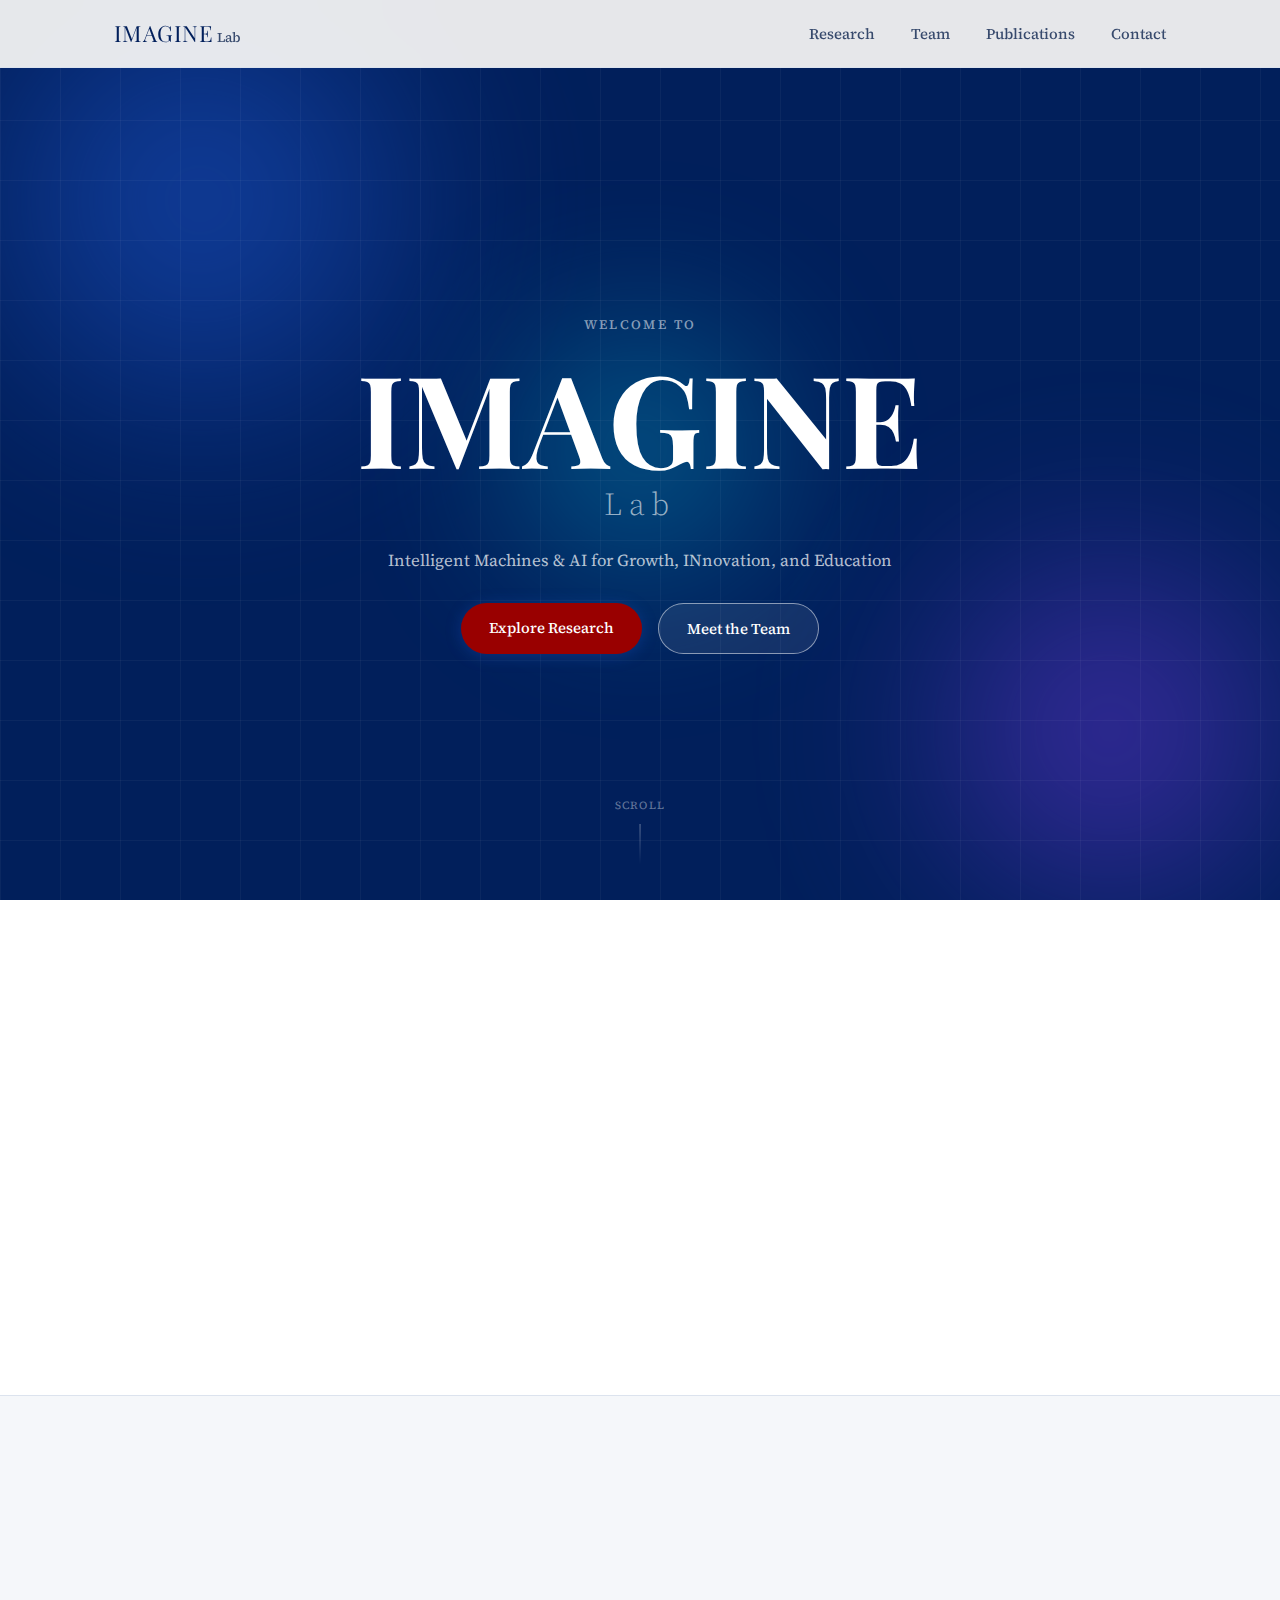
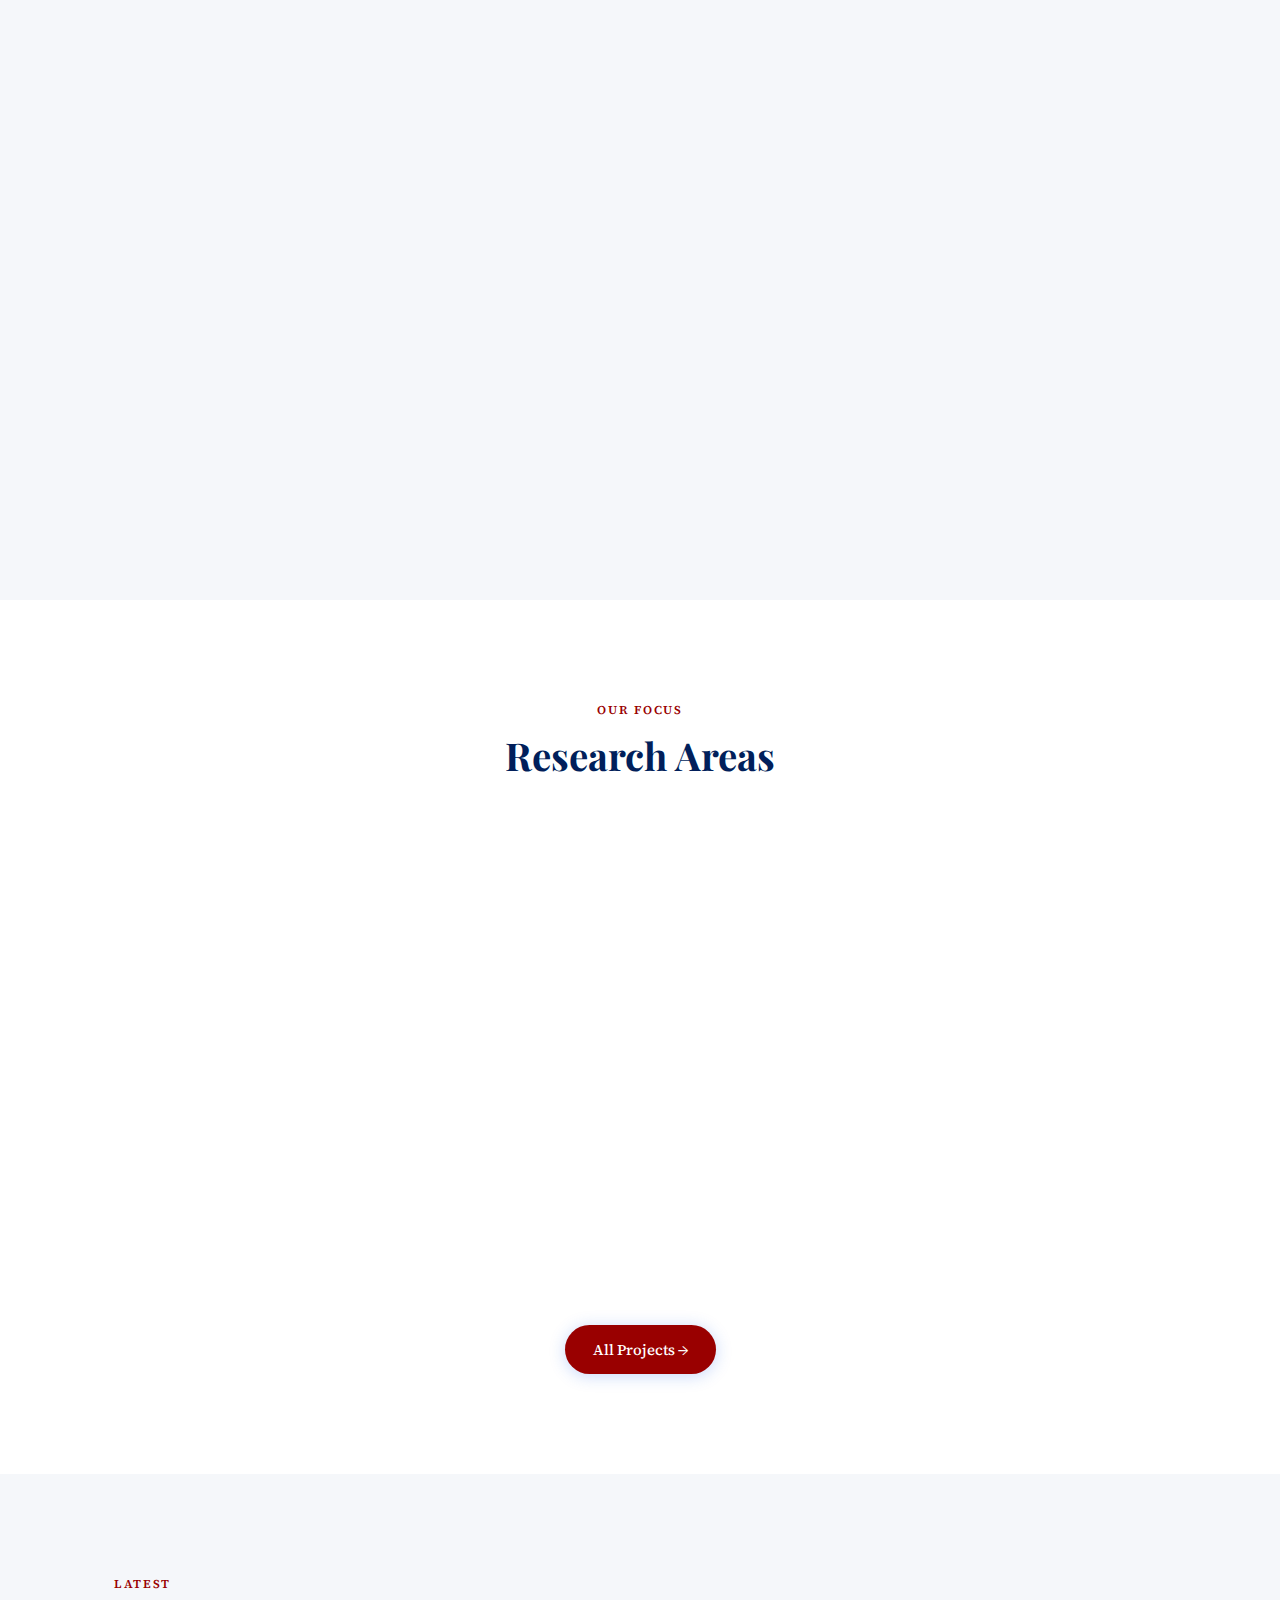
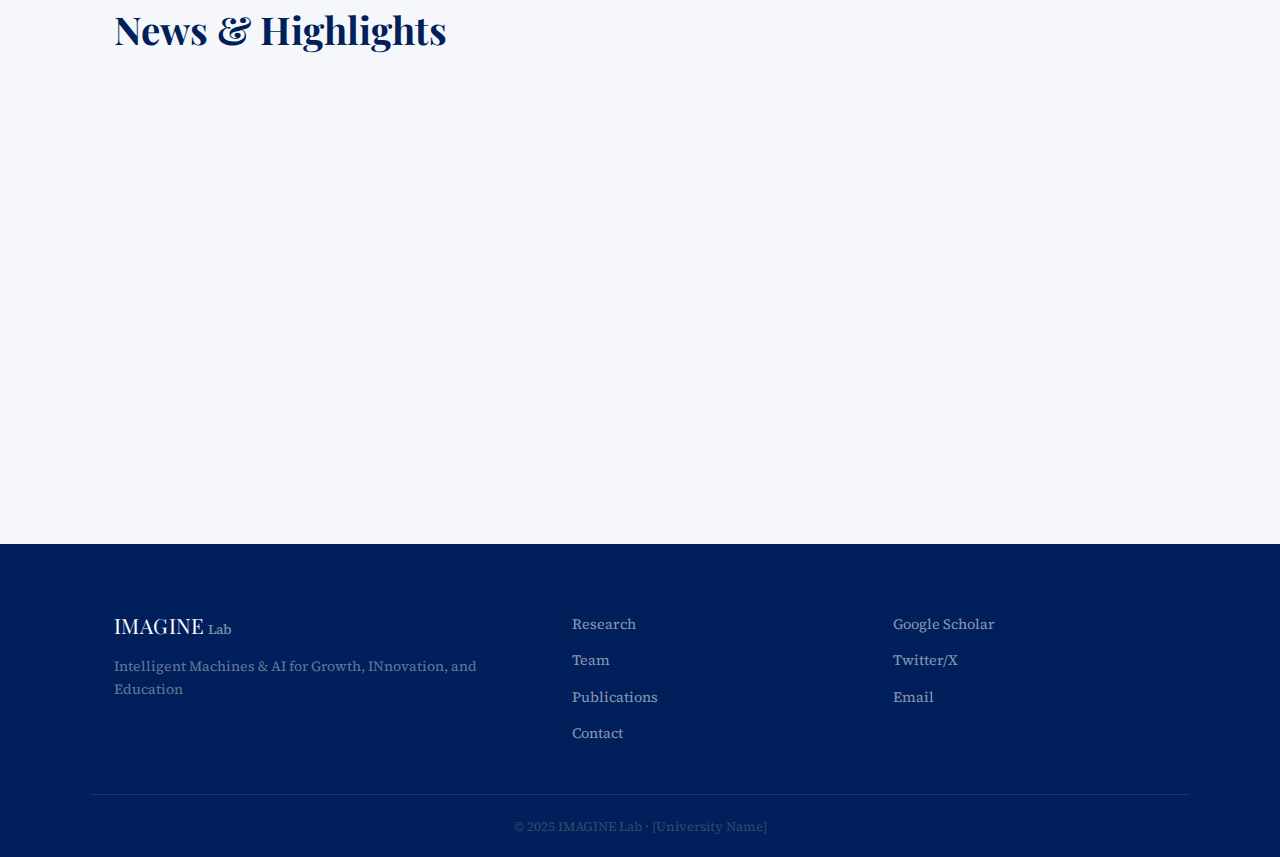
<file: index.html>
<!DOCTYPE html>
<html lang="en">
<head>
  <meta charset="UTF-8" />
  <meta name="viewport" content="width=device-width, initial-scale=1.0"/>
  <title>IMAGINE Lab</title>
  <link rel="stylesheet" href="style.css" />
  <link href="https://fonts.googleapis.com/css2?family=Playfair+Display:ital,wght@0,400;0,600;1,400&family=Source+Serif+4:wght@300;400;600&display=swap" rel="stylesheet"/>
</head>
<body>

  <!-- NAV -->
  <nav id="site-nav">
    <div class="nav-inner">
      <a href="index.html" class="nav-logo">
        <span class="logo-text">IMAGINE</span>
        <span class="logo-sub">Lab</span>
      </a>
      <ul class="nav-links">
        <li><a href="research.html">Research</a></li>
        <li><a href="team.html">Team</a></li>
        <li><a href="publications.html">Publications</a></li>
        <li><a href="contact.html">Contact</a></li>
      </ul>
      <button class="nav-toggle" aria-label="Toggle menu">☰</button>
    </div>
    <div class="mobile-menu" id="mobile-menu">
      <a href="research.html">Research</a>
      <a href="team.html">Team</a>
      <a href="publications.html">Publications</a>
      <a href="contact.html">Contact</a>
    </div>
  </nav>

  <main id="main">

    <!-- HERO -->
    <section class="hero">
      <div class="hero-bg">
        <div class="hero-orb orb1"></div>
        <div class="hero-orb orb2"></div>
        <div class="hero-orb orb3"></div>
        <div class="grid-overlay"></div>
      </div>
      <div class="hero-content">
        <p class="hero-eyebrow">Welcome to</p>
        <h1 class="hero-title">
          <span class="word">IMAGINE</span>
          <span class="hero-title-sub">Lab</span>
        </h1>
        <p class="hero-tagline">
          Intelligent Machines &amp; AI for Growth, INnovation, and Education
        </p>
        <div class="hero-cta">
          <a href="research.html" class="btn btn-primary">Explore Research</a>
          <a href="team.html" class="btn btn-ghost">Meet the Team</a>
        </div>
      </div>
      <div class="hero-scroll-hint">
        <span>Scroll</span>
        <div class="scroll-line"></div>
      </div>
    </section>

    <!-- DIRECTOR CARD -->
    <section class="director-section">
      <div class="container">
        <div class="director-card">
          <div class="director-photo-wrap">
            <div class="director-photo-placeholder">
              <span>Photo</span>
            </div>
          </div>
          <div class="director-info">
            <p class="label">Lab Director</p>
            <h2 class="director-name">Dr. Shiyan Jiang</h2>
            <p class="director-title">
              Director, IMAGINE Lab<br/>
              Associate Professor<br/>
              Graduate School of Education<br/>
              [University of Pennsylvania]
            </p>
            <div class="director-links">
              <a href="#" class="link-pill">CV</a>
              <a href="#" class="link-pill">Google Scholar</a>
              <a href="#" class="link-pill">Email</a>
              <a href="#" class="link-pill">LinkedIn</a>
            </div>
          </div>
        </div>
      </div>
    </section>

    <!-- ABOUT -->
    <section class="about-section" id="about">
      <div class="container two-col">
        <div class="about-text">
          <p class="section-label">About the Lab</p>
          <h2 class="section-title">Reimagining the future through intelligent research</h2>
          <p>
            The <strong>IMAGINE Lab</strong> advances cutting-edge research at the intersection of artificial intelligence, human cognition, and education. We design, develop, and evaluate AI-powered systems that empower learners and educators across diverse contexts.
          </p>
          <p>
            Led by Dr. Shiyan Jiang, our team brings together researchers from computer science, cognitive science, and education to tackle foundational questions: How can machines support human growth? How do we build AI that is equitable, explainable, and effective?
          </p>
          <p>
            We take a human-centered, evidence-based approach — grounding every system we build in real-world needs and rigorous evaluation.
          </p>
        </div>
        <div class="about-image">
          <div class="image-frame">
            <div class="image-placeholder">
              <span>Lab Photo</span>
            </div>
            <div class="frame-deco"></div>
          </div>
        </div>
      </div>
    </section>

    <!-- RESEARCH AREAS -->
    <section class="research-section">
      <div class="container">
        <p class="section-label center">Our Focus</p>
        <h2 class="section-title center">Research Areas</h2>
        <div class="research-grid">
          <div class="research-card">
            <div class="card-icon"></div>
            <h3>Intelligent Tutoring</h3>
            <p>Building adaptive AI systems that personalize learning pathways and provide formative feedback to students in real time.</p>
          </div>
          <div class="research-card">
            <div class="card-icon"></div>
            <h3>Cognitive Modeling</h3>
            <p>Using computational models of cognition to understand and simulate how people acquire knowledge and skills.</p>
          </div>
          <div class="research-card">
            <div class="card-icon"></div>
            <h3>Equitable AI</h3>
            <p>Identifying and mitigating bias in AI systems, ensuring our tools serve learners from all backgrounds equitably.</p>
          </div>
          <div class="research-card">
            <div class="card-icon"></div>
            <h3>Learning Analytics</h3>
            <p>Leveraging large-scale data to surface insights about learning processes and improve educational outcomes.</p>
          </div>
          <div class="research-card">
            <div class="card-icon"></div>
            <h3>Natural Language Processing</h3>
            <p>Applying NLP to assess writing, generate feedback, and facilitate conversational tutoring agents.</p>
          </div>
          <div class="research-card">
            <div class="card-icon"></div>
            <h3>Human-AI Collaboration</h3>
            <p>Studying how teachers and students interact with AI tools to inform design principles for responsible integration.</p>
          </div>
        </div>
        <div class="section-cta center">
          <a href="research.html" class="btn btn-primary">All Projects →</a>
        </div>
      </div>
    </section>

    <!-- NEWS / HIGHLIGHTS -->
    <section class="news-section">
      <div class="container">
        <p class="section-label">Latest</p>
        <h2 class="section-title">News &amp; Highlights</h2>
        <div class="news-list">
          <div class="news-item">
            <span class="news-date">Feb 2025</span>
            <div class="news-content">
              <h4>Paper accepted at CHI 2025</h4>
              <p>Our work on AI-generated feedback for student writing has been accepted at ACM CHI 2025.</p>
            </div>
          </div>
          <div class="news-item">
            <span class="news-date">Jan 2025</span>
            <div class="news-content">
              <h4>NSF Grant Awarded</h4>
              <p>IMAGINE Lab receives $800K NSF grant to study adaptive learning systems for K-12 mathematics.</p>
            </div>
          </div>
          <div class="news-item">
            <span class="news-date">Dec 2024</span>
            <div class="news-content">
              <h4>New PhD students join the lab</h4>
              <p>We welcome three new doctoral researchers to the IMAGINE Lab family for Spring 2025.</p>
            </div>
          </div>
        </div>
      </div>
    </section>

    <!-- SUPPORT -->
    <!-- DIRECTOR SECTION - hidden for now
    <section class="support-section">
      <div class="container">
        <p class="section-label center">Acknowledgements</p>
        <h2 class="section-title center">Our Support</h2>
        <p class="support-text center">
          Our research is made possible through generous support from the following organizations.
        </p>
        <div class="funders-grid">
          <div class="funder-logo-placeholder">NSF</div>
          <div class="funder-logo-placeholder">IES</div>
          <div class="funder-logo-placeholder">Spencer Foundation</div>
          <div class="funder-logo-placeholder">Gates Foundation</div>
          <div class="funder-logo-placeholder">[Funder]</div>
        </div>
      </div>
    </section>
    -->
  </main>

  <!-- FOOTER -->
  <footer id="footer">
    <div class="container footer-inner">
      <div class="footer-brand">
        <span class="logo-text">IMAGINE</span><span class="logo-sub"> Lab</span>
        <p>Intelligent Machines &amp; AI for Growth, INnovation, and Education</p>
      </div>
      <div class="footer-links">
        <a href="research.html">Research</a>
        <a href="team.html">Team</a>
        <a href="publications.html">Publications</a>
        <a href="contact.html">Contact</a>
      </div>
      <div class="footer-social">
        <a href="#">Google Scholar</a>
        <a href="#">Twitter/X</a>
        <a href="#">Email</a>
      </div>
    </div>
    <div class="footer-bottom">
      <p>© 2025 IMAGINE Lab · [University Name]</p>
    </div>
  </footer>

  <script src="script.js"></script>
</body>
</html>
</file>
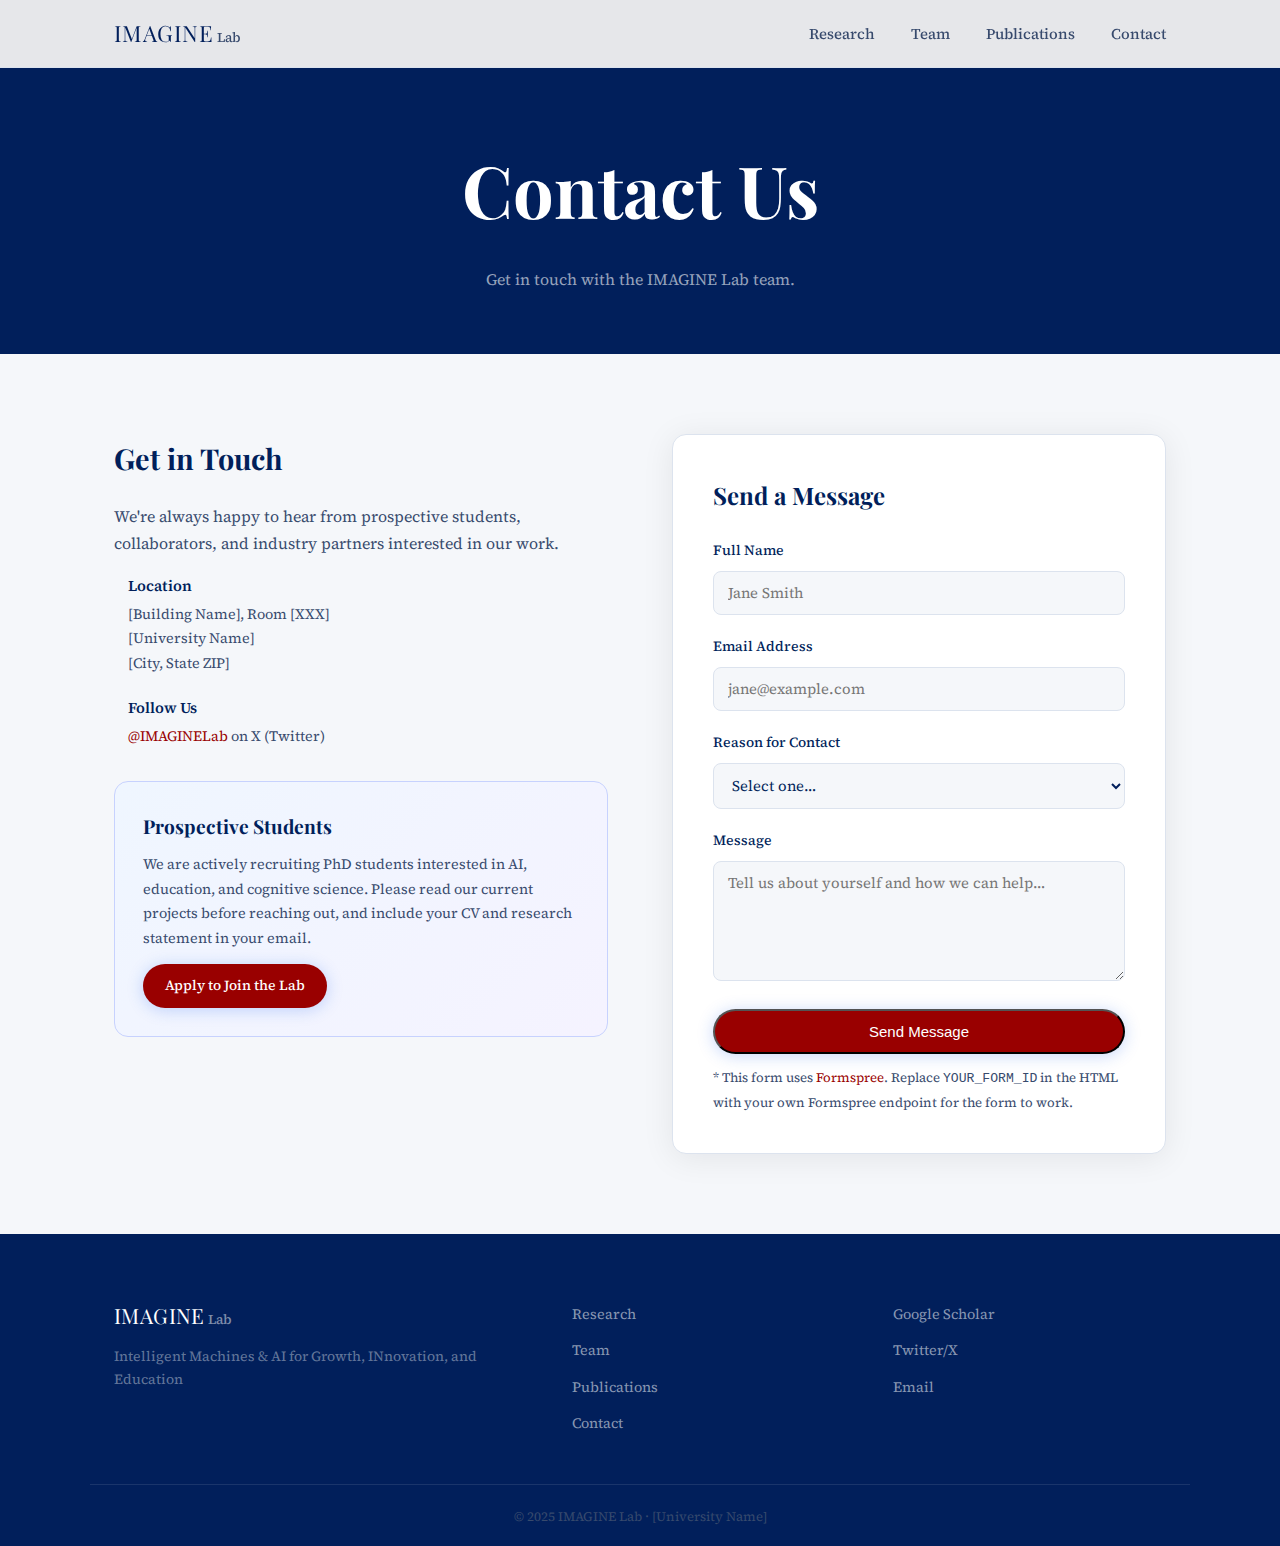
<file: contact.html>
<!DOCTYPE html>
<html lang="en">
<head>
  <meta charset="UTF-8" />
  <meta name="viewport" content="width=device-width, initial-scale=1.0"/>
  <title>Contact — IMAGINE Lab</title>
  <link rel="stylesheet" href="style.css" />
  <link href="https://fonts.googleapis.com/css2?family=Playfair+Display:ital,wght@0,400;0,600;1,400&family=Source+Serif+4:wght@300;400;600&display=swap" rel="stylesheet"/>
  <style>
    
    .page-hero {
      padding: calc(var(--nav-h) + 60px) 0 60px;
      background: var(--ink);
      text-align: center;
    }
    .page-hero h1 {
      font-family: var(--ff-display);
      font-size: clamp(2.5rem, 6vw, 4.5rem);
      color: var(--white);
      margin-bottom: 16px;
    }
    .page-hero p { color: rgba(255,255,255,.6); max-width: 520px; margin: 0 auto; }
    .contact-section { padding: 80px 0; }
    .contact-grid {
      display: grid;
      grid-template-columns: 1fr 1fr;
      gap: 64px;
      align-items: start;
    }
    .contact-info h2 {
      font-family: var(--ff-display);
      font-size: 1.8rem;
      margin-bottom: 20px;
      color: var(--ink);
    }
    .contact-info p { margin-bottom: 16px; }
    .contact-detail {
      display: flex;
      align-items: flex-start;
      gap: 14px;
      margin-bottom: 20px;
    }
    .contact-icon {
      font-size: 1.2rem;
      flex-shrink: 0;
      margin-top: 2px;
    }
    .contact-detail h4 {
      font-weight: 600;
      font-size: .95rem;
      color: var(--ink);
      margin-bottom: 3px;
    }
    .contact-detail p { font-size: .9rem; margin: 0; }
    .join-box {
      background: linear-gradient(135deg, #eff6ff, #f5f3ff);
      border: 1.5px solid #c7d2fe;
      border-radius: var(--radius);
      padding: 28px;
      margin-top: 32px;
    }
    .join-box h3 {
      font-family: var(--ff-display);
      font-size: 1.2rem;
      margin-bottom: 10px;
      color: var(--ink);
    }
    .join-box p { font-size: .9rem; margin-bottom: 14px; }
    .form-card {
      background: var(--white);
      border: 1px solid var(--border);
      border-radius: var(--radius);
      padding: 40px;
      box-shadow: var(--shadow);
    }
    .form-card h2 {
      font-family: var(--ff-display);
      font-size: 1.5rem;
      margin-bottom: 24px;
      color: var(--ink);
    }
    .form-group { margin-bottom: 20px; }
    .form-group label {
      display: block;
      font-size: .88rem;
      font-weight: 500;
      color: var(--ink);
      margin-bottom: 8px;
    }
    .form-group input,
    .form-group textarea,
    .form-group select {
      width: 100%;
      padding: 11px 14px;
      border: 1.5px solid var(--border);
      border-radius: 8px;
      font-family: var(--ff-body);
      font-size: .93rem;
      background: var(--cream);
      color: var(--ink);
      transition: border-color .2s;
      outline: none;
    }
    .form-group input:focus,
    .form-group textarea:focus,
    .form-group select:focus {
      border-color: var(--accent);
    }
    .form-group textarea { min-height: 120px; resize: vertical; }
    .form-note {
      font-size: .82rem;
      color: var(--ink-light);
      margin-top: 12px;
    }
    @media (max-width: 768px) {
      .contact-grid { grid-template-columns: 1fr; gap: 40px; }
    }
  </style>
</head>
<body>

  <nav id="site-nav">
    <div class="nav-inner">
      <a href="index.html" class="nav-logo">
        <span class="logo-text">IMAGINE</span><span class="logo-sub"> Lab</span>
      </a>
      <ul class="nav-links">
        <li><a href="research.html">Research</a></li>
        <li><a href="team.html">Team</a></li>
        <li><a href="publications.html">Publications</a></li>
        <li><a href="contact.html">Contact</a></li>
      </ul>
      <button class="nav-toggle" aria-label="Toggle menu">☰</button>
    </div>
    <div class="mobile-menu" id="mobile-menu">
      <a href="research.html">Research</a>
      <a href="team.html">Team</a>
      <a href="publications.html">Publications</a>
      <a href="contact.html">Contact</a>
    </div>
  </nav>

  <div class="page-hero">
    <div class="container">
      <h1>Contact Us</h1>
      <p>Get in touch with the IMAGINE Lab team.</p>
    </div>
  </div>

  <section class="contact-section">
    <div class="container contact-grid">

      <div class="contact-info">
        <h2>Get in Touch</h2>
        <p>We're always happy to hear from prospective students, collaborators, and industry partners interested in our work.</p>
        <!-- email hidden for now
        <div class="contact-detail">
          <div class="contact-icon">✉️</div>
          <div>
            <h4>Email</h4>
            <p><a href="mailto:imagine-lab@university.edu" style="color:var(--accent)">imagine-lab@university.edu</a></p>
          </div>
        </div>
          -->
        <div class="contact-detail">
          <div class="contact-icon"></div>
          <div>
            <h4>Location</h4>
            <p>[Building Name], Room [XXX]<br/>[University Name]<br/>[City, State ZIP]</p>
          </div>
        </div>

        <div class="contact-detail">
          <div class="contact-icon"></div>
          <div>
            <h4>Follow Us</h4>
            <p><a href="#" style="color:var(--accent)">@IMAGINELab</a> on X (Twitter)</p>
          </div>
        </div>

        <div class="join-box">
          <h3>Prospective Students</h3>
          <p>We are actively recruiting PhD students interested in AI, education, and cognitive science. Please read our current projects before reaching out, and include your CV and research statement in your email.</p>
          <a href="mailto:imagine-lab@university.edu?subject=Prospective PhD Student" class="btn btn-primary" style="font-size:14px;padding:10px 22px;">Apply to Join the Lab</a>
        </div>
      </div>

      <div class="form-card">
        <h2>Send a Message</h2>
        <form action="https://formspree.io/f/YOUR_FORM_ID" method="POST">
          <div class="form-group">
            <label for="name">Full Name</label>
            <input type="text" id="name" name="name" placeholder="Jane Smith" required />
          </div>
          <div class="form-group">
            <label for="email">Email Address</label>
            <input type="email" id="email" name="email" placeholder="jane@example.com" required />
          </div>
          <div class="form-group">
            <label for="reason">Reason for Contact</label>
            <select id="reason" name="reason">
              <option value="">Select one…</option>
              <option value="prospective-student">Prospective Student</option>
              <option value="collaboration">Research Collaboration</option>
              <option value="media">Media / Press</option>
              <option value="other">Other</option>
            </select>
          </div>
          <div class="form-group">
            <label for="message">Message</label>
            <textarea id="message" name="message" placeholder="Tell us about yourself and how we can help…" required></textarea>
          </div>
          <button type="submit" class="btn btn-primary" style="width:100%;text-align:center;">Send Message</button>
          <p class="form-note">
            * This form uses <a href="https://formspree.io" target="_blank" style="color:var(--accent)">Formspree</a>. Replace <code>YOUR_FORM_ID</code> in the HTML with your own Formspree endpoint for the form to work.
          </p>
        </form>
      </div>

    </div>
  </section>

  <footer id="footer">
    <div class="container footer-inner">
      <div class="footer-brand">
        <span class="logo-text">IMAGINE</span><span class="logo-sub"> Lab</span>
        <p>Intelligent Machines &amp; AI for Growth, INnovation, and Education</p>
      </div>
      <div class="footer-links">
        <a href="research.html">Research</a>
        <a href="team.html">Team</a>
        <a href="publications.html">Publications</a>
        <a href="contact.html">Contact</a>
      </div>
      <div class="footer-social">
        <a href="#">Google Scholar</a>
        <a href="#">Twitter/X</a>
        <a href="#">Email</a>
      </div>
    </div>
    <div class="footer-bottom">
      <p>© 2025 IMAGINE Lab · [University Name]</p>
    </div>
  </footer>

  <script src="script.js"></script>
</body>
</html>
</file>
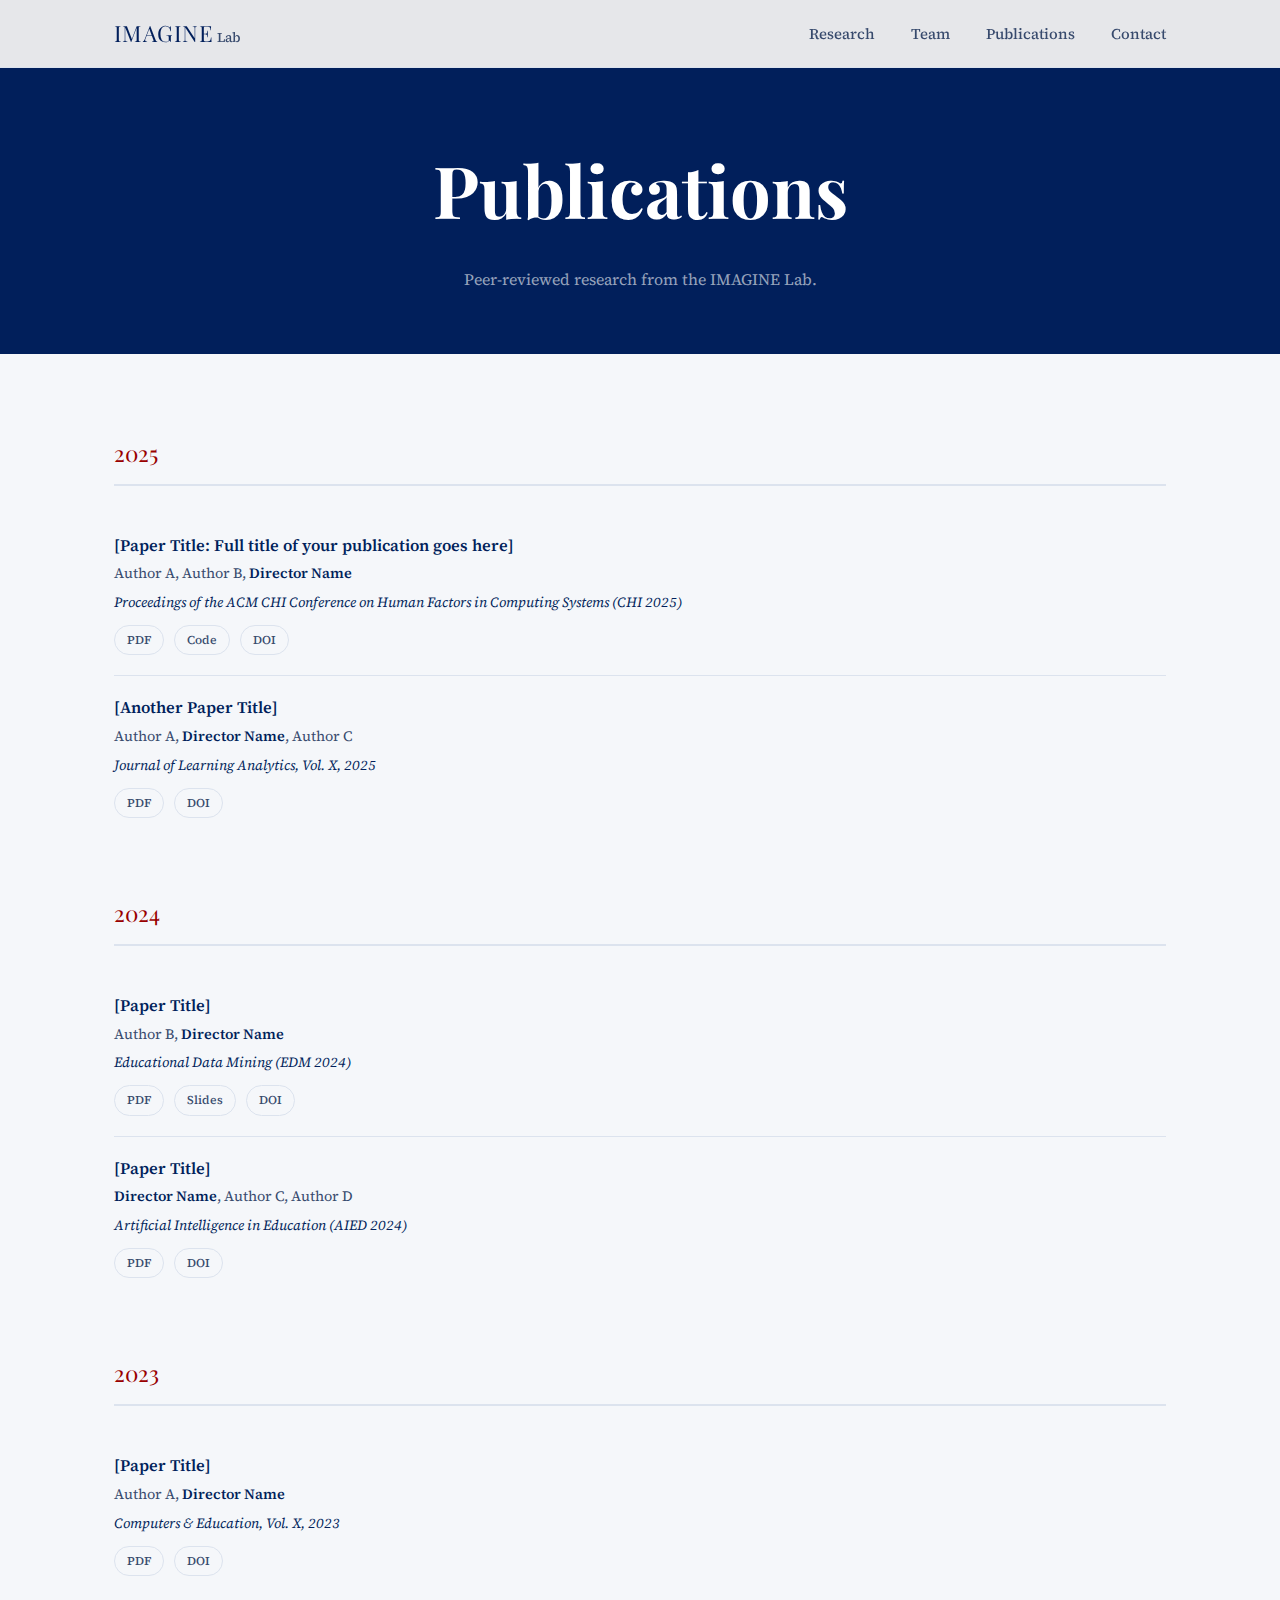
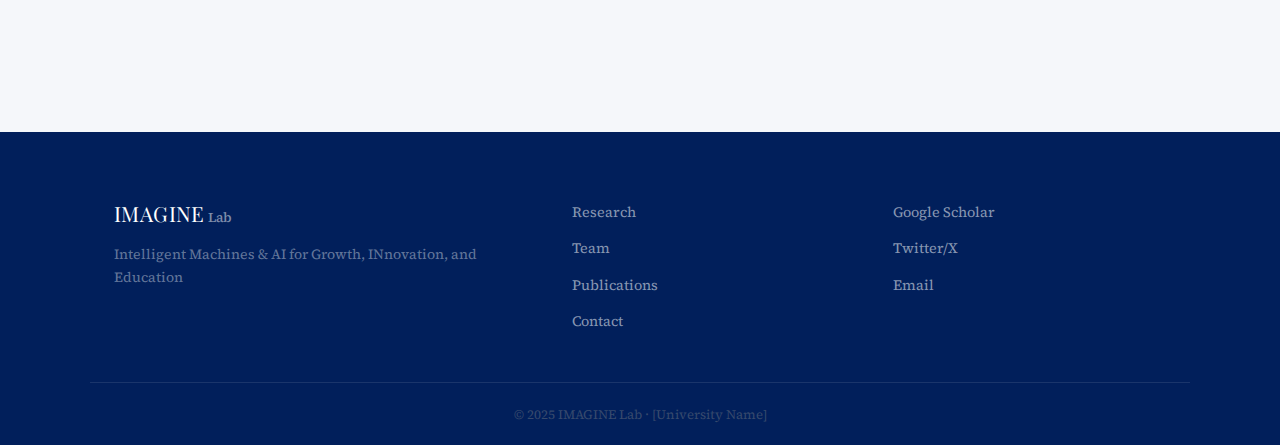
<file: publications.html>
<!DOCTYPE html>
<html lang="en">
<head>
  <meta charset="UTF-8" />
  <meta name="viewport" content="width=device-width, initial-scale=1.0"/>
  <title>Publications — IMAGINE Lab</title>
  <link rel="stylesheet" href="style.css" />
  <link href="https://fonts.googleapis.com/css2?family=Playfair+Display:ital,wght@0,400;0,600;1,400&family=Source+Serif+4:wght@300;400;600&display=swap" rel="stylesheet"/>
  <style>
    .page-hero {
      padding: calc(var(--nav-h) + 60px) 0 60px;
      background: var(--ink);
      text-align: center;
    }
    .page-hero h1 {
      font-family: var(--ff-display);
      font-size: clamp(2.5rem, 6vw, 4.5rem);
      color: var(--white);
      margin-bottom: 16px;
    }
    .page-hero p { color: rgba(255,255,255,.6); max-width: 520px; margin: 0 auto; }
    .pubs-section { padding: 80px 0; }
    .year-group { margin-bottom: 56px; }
    .year-label {
      font-family: var(--ff-display);
      font-size: 1.4rem;
      color: var(--accent);
      border-bottom: 2px solid var(--border);
      padding-bottom: 12px;
      margin-bottom: 28px;
    }
    .pub-item {
      padding: 20px 0;
      border-bottom: 1px solid var(--border);
    }
    .pub-item:last-child { border-bottom: none; }
    .pub-title {
      font-weight: 600;
      color: var(--ink);
      margin-bottom: 5px;
      font-size: 1.02rem;
      line-height: 1.4;
    }
    .pub-authors {
      font-size: .9rem;
      color: var(--ink-light);
      margin-bottom: 5px;
    }
    .pub-venue {
      font-size: .88rem;
      color: var(--accent2);
      font-style: italic;
      margin-bottom: 10px;
    }
    .pub-links { display: flex; gap: 10px; flex-wrap: wrap; }
    .pub-link {
      display: inline-block;
      padding: 4px 12px;
      border-radius: 50px;
      border: 1.5px solid var(--border);
      font-size: 12px;
      font-weight: 500;
      color: var(--ink-light);
      transition: all .2s;
    }
    .pub-link:hover {
      border-color: var(--accent);
      color: var(--accent);
    }
  </style>
</head>
<body>

  <nav id="site-nav">
    <div class="nav-inner">
      <a href="index.html" class="nav-logo">
        <span class="logo-text">IMAGINE</span><span class="logo-sub"> Lab</span>
      </a>
      <ul class="nav-links">
        <li><a href="research.html">Research</a></li>
        <li><a href="team.html">Team</a></li>
        <li><a href="publications.html">Publications</a></li>
        <li><a href="contact.html">Contact</a></li>
      </ul>
      <button class="nav-toggle" aria-label="Toggle menu">☰</button>
    </div>
    <div class="mobile-menu" id="mobile-menu">
      <a href="research.html">Research</a>
      <a href="team.html">Team</a>
      <a href="publications.html">Publications</a>
      <a href="contact.html">Contact</a>
    </div>
  </nav>

  <div class="page-hero">
    <div class="container">
      <h1>Publications</h1>
      <p>Peer-reviewed research from the IMAGINE Lab.</p>
    </div>
  </div>

  <section class="pubs-section">
    <div class="container">

      <div class="year-group">
        <div class="year-label">2025</div>

        <div class="pub-item">
          <div class="pub-title">[Paper Title: Full title of your publication goes here]</div>
          <div class="pub-authors">Author A, Author B, <strong>Director Name</strong></div>
          <div class="pub-venue">Proceedings of the ACM CHI Conference on Human Factors in Computing Systems (CHI 2025)</div>
          <div class="pub-links">
            <a href="#" class="pub-link">PDF</a>
            <a href="#" class="pub-link">Code</a>
            <a href="#" class="pub-link">DOI</a>
          </div>
        </div>

        <div class="pub-item">
          <div class="pub-title">[Another Paper Title]</div>
          <div class="pub-authors">Author A, <strong>Director Name</strong>, Author C</div>
          <div class="pub-venue">Journal of Learning Analytics, Vol. X, 2025</div>
          <div class="pub-links">
            <a href="#" class="pub-link">PDF</a>
            <a href="#" class="pub-link">DOI</a>
          </div>
        </div>
      </div>

      <div class="year-group">
        <div class="year-label">2024</div>

        <div class="pub-item">
          <div class="pub-title">[Paper Title]</div>
          <div class="pub-authors">Author B, <strong>Director Name</strong></div>
          <div class="pub-venue">Educational Data Mining (EDM 2024)</div>
          <div class="pub-links">
            <a href="#" class="pub-link">PDF</a>
            <a href="#" class="pub-link">Slides</a>
            <a href="#" class="pub-link">DOI</a>
          </div>
        </div>

        <div class="pub-item">
          <div class="pub-title">[Paper Title]</div>
          <div class="pub-authors"><strong>Director Name</strong>, Author C, Author D</div>
          <div class="pub-venue">Artificial Intelligence in Education (AIED 2024)</div>
          <div class="pub-links">
            <a href="#" class="pub-link">PDF</a>
            <a href="#" class="pub-link">DOI</a>
          </div>
        </div>
      </div>

      <div class="year-group">
        <div class="year-label">2023</div>

        <div class="pub-item">
          <div class="pub-title">[Paper Title]</div>
          <div class="pub-authors">Author A, <strong>Director Name</strong></div>
          <div class="pub-venue">Computers &amp; Education, Vol. X, 2023</div>
          <div class="pub-links">
            <a href="#" class="pub-link">PDF</a>
            <a href="#" class="pub-link">DOI</a>
          </div>
        </div>
      </div>

    </div>
  </section>

  <footer id="footer">
    <div class="container footer-inner">
      <div class="footer-brand">
        <span class="logo-text">IMAGINE</span><span class="logo-sub"> Lab</span>
        <p>Intelligent Machines &amp; AI for Growth, INnovation, and Education</p>
      </div>
      <div class="footer-links">
        <a href="research.html">Research</a>
        <a href="team.html">Team</a>
        <a href="publications.html">Publications</a>
        <a href="contact.html">Contact</a>
      </div>
      <div class="footer-social">
        <a href="#">Google Scholar</a>
        <a href="#">Twitter/X</a>
        <a href="#">Email</a>
      </div>
    </div>
    <div class="footer-bottom">
      <p>© 2025 IMAGINE Lab · [University Name]</p>
    </div>
  </footer>

  <script src="script.js"></script>
</body>
</html>
</file>
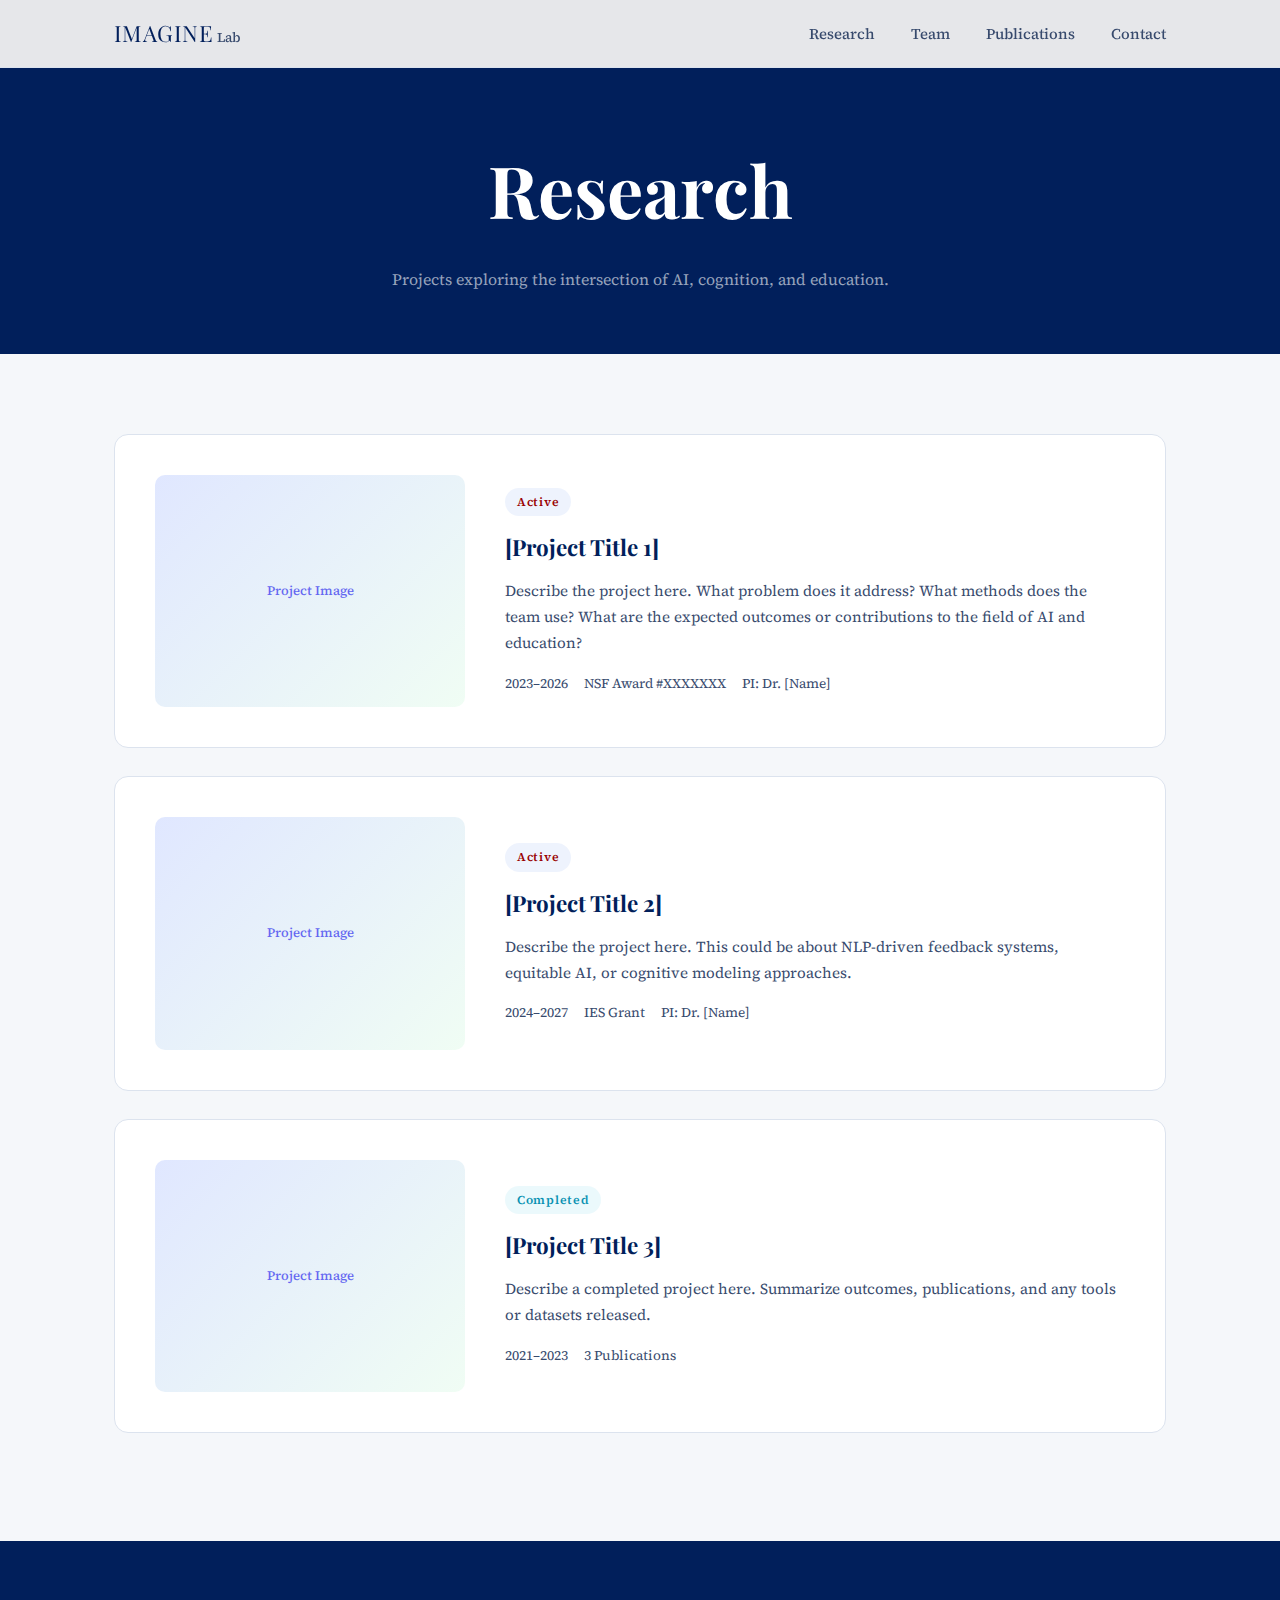
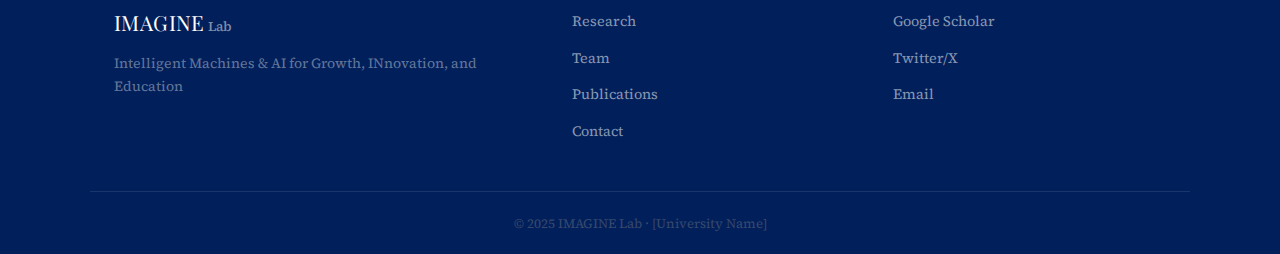
<file: research.html>
<!DOCTYPE html>
<html lang="en">
<head>
  <meta charset="UTF-8" />
  <meta name="viewport" content="width=device-width, initial-scale=1.0"/>
  <title>Research — IMAGINE Lab</title>
  <link rel="stylesheet" href="style.css" />
  <link href="https://fonts.googleapis.com/css2?family=Playfair+Display:ital,wght@0,400;0,600;1,400&family=Source+Serif+4:wght@300;400;600&display=swap" rel="stylesheet"/>
  <style>
    .page-hero {
      padding: calc(var(--nav-h) + 60px) 0 60px;
      background: var(--ink);
      text-align: center;
    }
    .page-hero h1 {
      font-family: var(--ff-display);
      font-size: clamp(2.5rem, 6vw, 4.5rem);
      color: var(--white);
      margin-bottom: 16px;
    }
    .page-hero p { color: rgba(255,255,255,.6); max-width: 520px; margin: 0 auto; }
    .projects-section { padding: 80px 0; }
    .project-card {
      display: grid;
      grid-template-columns: 1fr 2fr;
      gap: 40px;
      align-items: center;
      background: var(--white);
      border: 1px solid var(--border);
      border-radius: var(--radius);
      padding: 40px;
      margin-bottom: 28px;
      transition: all .25s;
    }
    .project-card:hover {
      transform: translateY(-3px);
      box-shadow: var(--shadow);
    }
    .project-image {
      aspect-ratio: 4/3;
      border-radius: 10px;
      background: linear-gradient(135deg, #e0e7ff, #f0fdf4);
      display: flex;
      align-items: center;
      justify-content: center;
      font-size: 13px;
      color: #6366f1;
      font-weight: 500;
    }
    .project-tag {
      display: inline-block;
      padding: 4px 12px;
      border-radius: 50px;
      background: rgba(37,99,235,.08);
      color: var(--accent);
      font-size: 12px;
      font-weight: 600;
      letter-spacing: .06em;
      margin-bottom: 12px;
    }
    .project-title {
      font-family: var(--ff-display);
      font-size: 1.4rem;
      margin-bottom: 12px;
      color: var(--ink);
    }
    .project-desc { font-size: .95rem; margin-bottom: 16px; }
    .project-meta {
      font-size: .85rem;
      color: var(--ink-light);
      display: flex;
      gap: 16px;
      flex-wrap: wrap;
    }
    .project-meta span { display: flex; align-items: center; gap: 5px; }
    @media (max-width: 640px) {
      .project-card { grid-template-columns: 1fr; }
    }
  </style>
</head>
<body>

  <nav id="site-nav">
    <div class="nav-inner">
      <a href="index.html" class="nav-logo">
        <span class="logo-text">IMAGINE</span><span class="logo-sub"> Lab</span>
      </a>
      <ul class="nav-links">
        <li><a href="research.html">Research</a></li>
        <li><a href="team.html">Team</a></li>
        <li><a href="publications.html">Publications</a></li>
        <li><a href="contact.html">Contact</a></li>
      </ul>
      <button class="nav-toggle" aria-label="Toggle menu">☰</button>
    </div>
    <div class="mobile-menu" id="mobile-menu">
      <a href="research.html">Research</a>
      <a href="team.html">Team</a>
      <a href="publications.html">Publications</a>
      <a href="contact.html">Contact</a>
    </div>
  </nav>

  <div class="page-hero">
    <div class="container">
      <h1>Research</h1>
      <p>Projects exploring the intersection of AI, cognition, and education.</p>
    </div>
  </div>

  <section class="projects-section">
    <div class="container">

      <div class="project-card">
        <div class="project-image">Project Image</div>
        <div class="project-body">
          <span class="project-tag">Active</span>
          <h2 class="project-title">[Project Title 1]</h2>
          <p class="project-desc">
            Describe the project here. What problem does it address? What methods does the team use? What are the expected outcomes or contributions to the field of AI and education?
          </p>
          <div class="project-meta">
            <span>2023–2026</span>
            <span>NSF Award #XXXXXXX</span>
            <span>PI: Dr. [Name]</span>
          </div>
        </div>
      </div>

      <div class="project-card">
        <div class="project-image">Project Image</div>
        <div class="project-body">
          <span class="project-tag">Active</span>
          <h2 class="project-title">[Project Title 2]</h2>
          <p class="project-desc">
            Describe the project here. This could be about NLP-driven feedback systems, equitable AI, or cognitive modeling approaches.
          </p>
          <div class="project-meta">
            <span>2024–2027</span>
            <span>IES Grant</span>
            <span>PI: Dr. [Name]</span>
          </div>
        </div>
      </div>

      <div class="project-card">
        <div class="project-image">Project Image</div>
        <div class="project-body">
          <span class="project-tag" style="background:rgba(6,182,212,.08);color:#0891b2;">Completed</span>
          <h2 class="project-title">[Project Title 3]</h2>
          <p class="project-desc">
            Describe a completed project here. Summarize outcomes, publications, and any tools or datasets released.
          </p>
          <div class="project-meta">
            <span>2021–2023</span>
            <span>3 Publications</span>
          </div>
        </div>
      </div>

    </div>
  </section>

  <footer id="footer">
    <div class="container footer-inner">
      <div class="footer-brand">
        <span class="logo-text">IMAGINE</span><span class="logo-sub"> Lab</span>
        <p>Intelligent Machines &amp; AI for Growth, INnovation, and Education</p>
      </div>
      <div class="footer-links">
        <a href="research.html">Research</a>
        <a href="team.html">Team</a>
        <a href="publications.html">Publications</a>
        <a href="contact.html">Contact</a>
      </div>
      <div class="footer-social">
        <a href="#">Google Scholar</a>
        <a href="#">Twitter/X</a>
        <a href="#">Email</a>
      </div>
    </div>
    <div class="footer-bottom">
      <p>© 2025 IMAGINE Lab · [University Name]</p>
    </div>
  </footer>

  <script src="script.js"></script>
</body>
</html>
</file>
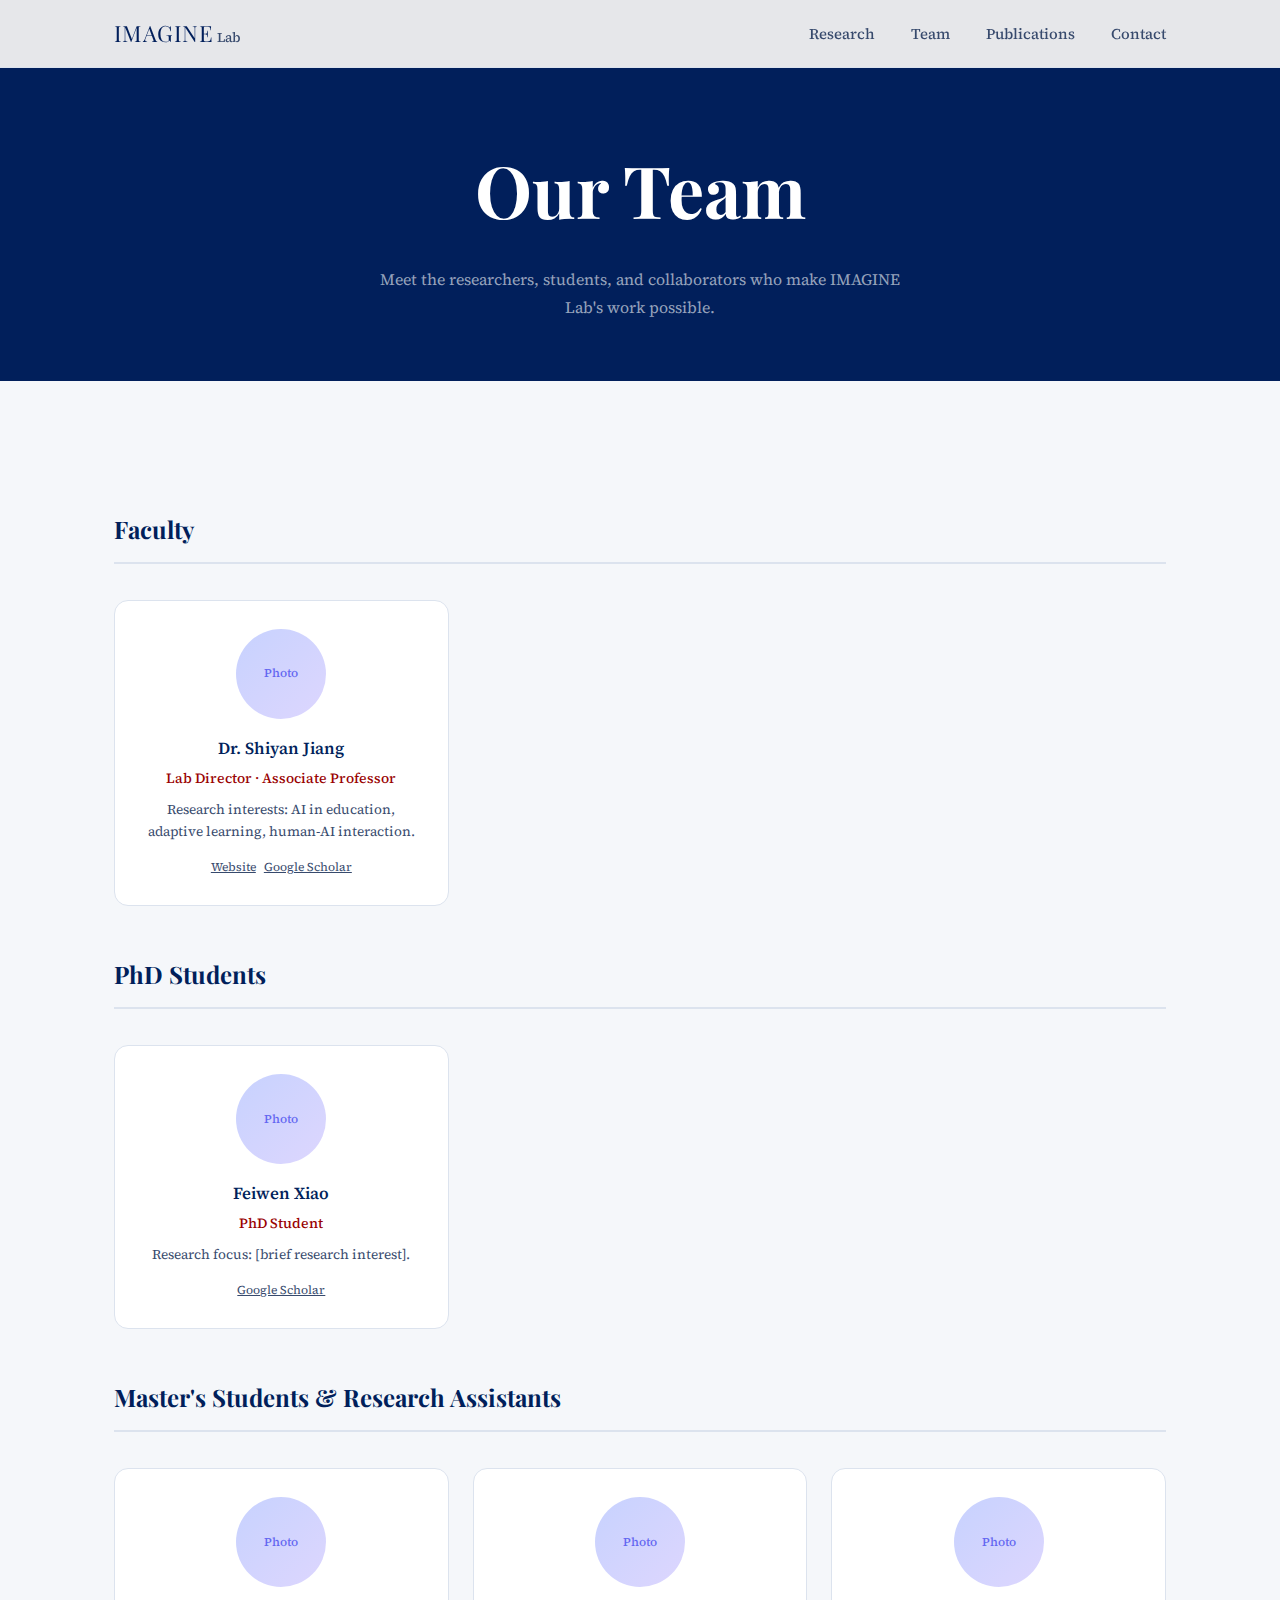
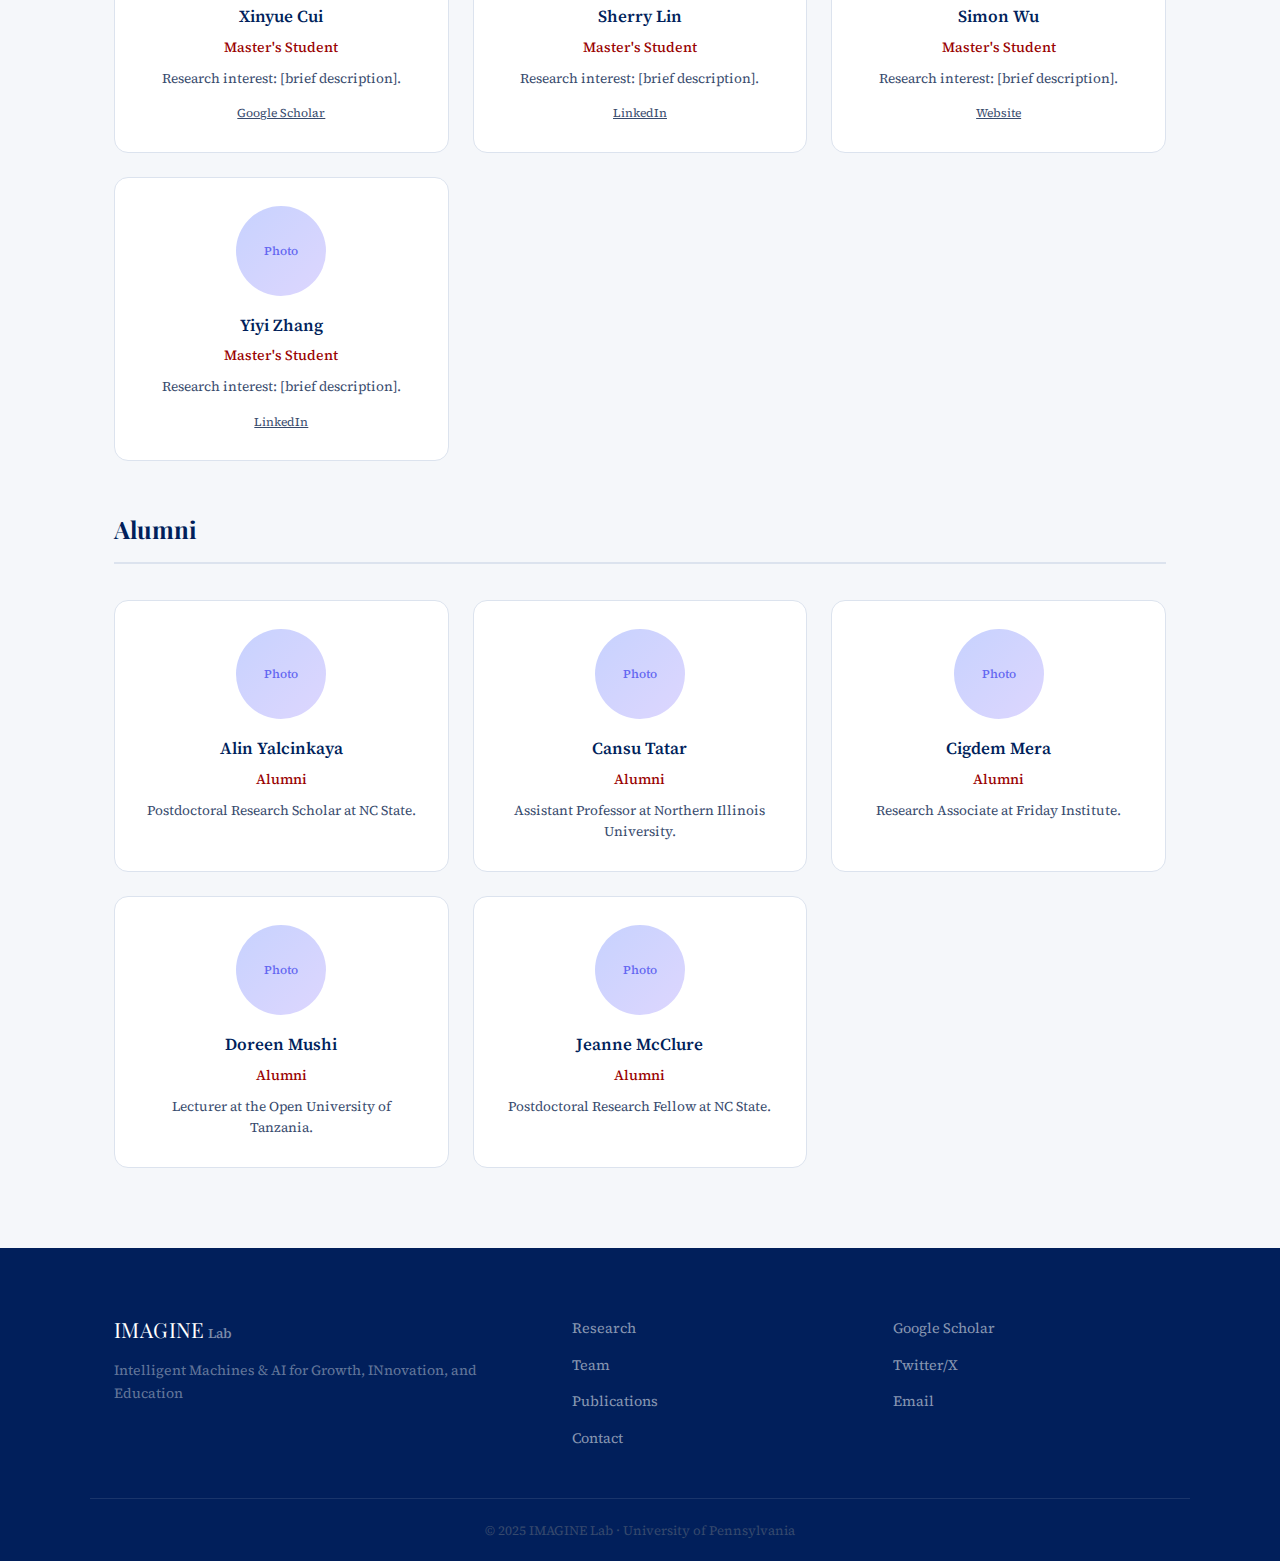
<file: team.html>
<!DOCTYPE html>
<html lang="en">
<head>
  <meta charset="UTF-8" />
  <meta name="viewport" content="width=device-width, initial-scale=1.0"/>
  <title>Team — IMAGINE Lab</title>
  <link rel="stylesheet" href="style.css" />
  <link href="https://fonts.googleapis.com/css2?family=Playfair+Display:ital,wght@0,400;0,600;1,400&family=Source+Serif+4:wght@300;400;600&display=swap" rel="stylesheet"/>
  <style>
    .page-hero {
      padding: calc(var(--nav-h) + 60px) 0 60px;
      background: var(--ink);
      text-align: center;
    }
    .page-hero h1 {
      font-family: var(--ff-display);
      font-size: clamp(2.5rem, 6vw, 4.5rem);
      color: var(--white);
      margin-bottom: 16px;
    }
    .page-hero p {
      color: rgba(255,255,255,.6);
      max-width: 520px;
      margin: 0 auto;
    }
    .team-section { padding: 80px 0; }
    .team-group-title {
      font-family: var(--ff-display);
      font-size: 1.5rem;
      color: var(--ink);
      border-bottom: 2px solid var(--border);
      padding-bottom: 12px;
      margin-bottom: 36px;
      margin-top: 48px;
    }
    .team-grid {
      display: grid;
      grid-template-columns: repeat(3, 1fr);
      gap: 24px;
    }
    .team-card {
      background: var(--white);
      border: 1px solid var(--border);
      border-radius: var(--radius);
      padding: 28px 24px;
      text-align: center;
      transition: all .25s;
    }
    .team-card:hover {
      transform: translateY(-4px);
      box-shadow: var(--shadow);
    }
    .member-photo {
      width: 90px; height: 90px;
      border-radius: 50%;
      background: linear-gradient(135deg, #c7d2fe, #ddd6fe);
      display: flex;
      align-items: center;
      justify-content: center;
      margin: 0 auto 16px;
      color: #6366f1;
      font-size: 12px;
      font-weight: 500;
    }
    .member-name {
      font-weight: 600;
      font-size: 1.05rem;
      color: var(--ink);
      margin-bottom: 4px;
    }
    .member-role {
      font-size: .88rem;
      color: var(--accent);
      font-weight: 500;
      margin-bottom: 8px;
    }
    .member-bio {
      font-size: .85rem;
      color: var(--ink-light);
      line-height: 1.6;
    }
    .member-links {
      margin-top: 14px;
      display: flex;
      gap: 8px;
      justify-content: center;
      flex-wrap: wrap;
    }
    .member-links a {
      font-size: 12px;
      color: var(--ink-light);
      text-decoration: underline;
      transition: color .2s;
    }
    .member-links a:hover { color: var(--accent); }
    @media (max-width: 768px) {
      .team-grid { grid-template-columns: repeat(2, 1fr); }
    }
    @media (max-width: 480px) {
      .team-grid { grid-template-columns: 1fr; }
    }
  </style>
</head>
<body>

  <nav id="site-nav">
    <div class="nav-inner">
      <a href="index.html" class="nav-logo">
        <span class="logo-text">IMAGINE</span><span class="logo-sub"> Lab</span>
      </a>
      <ul class="nav-links">
        <li><a href="research.html">Research</a></li>
        <li><a href="team.html">Team</a></li>
        <li><a href="publications.html">Publications</a></li>
        <li><a href="contact.html">Contact</a></li>
      </ul>
      <button class="nav-toggle" aria-label="Toggle menu">☰</button>
    </div>
    <div class="mobile-menu" id="mobile-menu">
      <a href="research.html">Research</a>
      <a href="team.html">Team</a>
      <a href="publications.html">Publications</a>
      <a href="contact.html">Contact</a>
    </div>
  </nav>

  <div class="page-hero">
    <div class="container">
      <h1>Our Team</h1>
      <p>Meet the researchers, students, and collaborators who make IMAGINE Lab's work possible.</p>
    </div>
  </div>

  <section class="team-section">
    <div class="container">

      <!-- FACULTY -->
      <h2 class="team-group-title">Faculty</h2>
      <div class="team-grid">
        <div class="team-card">
          <div class="member-photo">Photo</div>
          <div class="member-name">Dr. Shiyan Jiang</div>
          <div class="member-role">Lab Director · Associate Professor</div>
          <p class="member-bio">Research interests: AI in education, adaptive learning, human-AI interaction.</p>
          <div class="member-links">
            <a href="https://www.gse.upenn.edu/faculty/shiyan-jiang" target="_blank">Website</a>
            <a href="https://scholar.google.com/citations?user=uAwAgmcAAAAJ&hl=en" target="_blank">Google Scholar</a>
          </div>
        </div>
      </div>

      <!-- PhD STUDENTS -->
      <h2 class="team-group-title">PhD Students</h2>
      <div class="team-grid">
        <div class="team-card">
          <div class="member-photo">Photo</div>
          <div class="member-name">Feiwen Xiao</div>
          <div class="member-role">PhD Student</div>
          <p class="member-bio">Research focus: [brief research interest].</p>
          <div class="member-links">
            <a href="https://scholar.google.com/citations?user=lo0K_msAAAAJ&hl=en" target="_blank">Google Scholar</a>
          </div>
        </div>
      </div>

      <!-- MASTER'S STUDENTS & RAs -->
      <h2 class="team-group-title">Master's Students &amp; Research Assistants</h2>
      <div class="team-grid">
        <div class="team-card">
          <div class="member-photo">Photo</div>
          <div class="member-name">Xinyue Cui</div>
          <div class="member-role">Master's Student</div>
          <p class="member-bio">Research interest: [brief description].</p>
          <div class="member-links">
            <a href="https://scholar.google.com/citations?user=EomPzPoAAAAJ&hl=zh-CN" target="_blank">Google Scholar</a>
          </div>
        </div>
        <div class="team-card">
          <div class="member-photo">Photo</div>
          <div class="member-name">Sherry Lin</div>
          <div class="member-role">Master's Student</div>
          <p class="member-bio">Research interest: [brief description].</p>
          <div class="member-links">
            <a href="https://www.linkedin.com/in/sherry-lin-99a460329/" target="_blank">LinkedIn</a>
          </div>
        </div>
        <div class="team-card">
          <div class="member-photo">Photo</div>
          <div class="member-name">Simon Wu</div>
          <div class="member-role">Master's Student</div>
          <p class="member-bio">Research interest: [brief description].</p>
          <div class="member-links">
            <a href="#">Website</a>
          </div>
        </div>
        <div class="team-card">
          <div class="member-photo">Photo</div>
          <div class="member-name">Yiyi Zhang</div>
          <div class="member-role">Master's Student</div>
          <p class="member-bio">Research interest: [brief description].</p>
          <div class="member-links">
            <a href="https://www.linkedin.com/in/tianyiyizhang/" target="_blank">LinkedIn</a>
          </div>
        </div>
      </div>

      <!-- ALUMNI -->
      <h2 class="team-group-title">Alumni</h2>
      <div class="team-grid">
        <div class="team-card">
          <div class="member-photo">Photo</div>
          <div class="member-name">Alin Yalcinkaya</div>
          <div class="member-role">Alumni</div>
          <p class="member-bio">Postdoctoral Research Scholar at NC State.</p>
        </div>
        <div class="team-card">
          <div class="member-photo">Photo</div>
          <div class="member-name">Cansu Tatar</div>
          <div class="member-role">Alumni</div>
          <p class="member-bio">Assistant Professor at Northern Illinois University.</p>
        </div>
        <div class="team-card">
          <div class="member-photo">Photo</div>
          <div class="member-name">Cigdem Mera</div>
          <div class="member-role">Alumni</div>
          <p class="member-bio">Research Associate at Friday Institute.</p>
        </div>
        <div class="team-card">
          <div class="member-photo">Photo</div>
          <div class="member-name">Doreen Mushi</div>
          <div class="member-role">Alumni</div>
          <p class="member-bio">Lecturer at the Open University of Tanzania.</p>
        </div>
        <div class="team-card">
          <div class="member-photo">Photo</div>
          <div class="member-name">Jeanne McClure</div>
          <div class="member-role">Alumni</div>
          <p class="member-bio">Postdoctoral Research Fellow at NC State.</p>
        </div>
      </div>

    </div>
  </section>

  <footer id="footer">
    <div class="container footer-inner">
      <div class="footer-brand">
        <span class="logo-text">IMAGINE</span><span class="logo-sub"> Lab</span>
        <p>Intelligent Machines &amp; AI for Growth, INnovation, and Education</p>
      </div>
      <div class="footer-links">
        <a href="research.html">Research</a>
        <a href="team.html">Team</a>
        <a href="publications.html">Publications</a>
        <a href="contact.html">Contact</a>
      </div>
      <div class="footer-social">
        <a href="#">Google Scholar</a>
        <a href="#">Twitter/X</a>
        <a href="#">Email</a>
      </div>
    </div>
    <div class="footer-bottom">
      <p>© 2025 IMAGINE Lab · University of Pennsylvania</p>
    </div>
  </footer>

  <script src="script.js"></script>
</body>
</html>
</file>
<file: style.css>
/* =====================
   IMAGINE Lab — style.css
   ===================== */

/* --- Reset & Variables --- */
*, *::before, *::after { box-sizing: border-box; margin: 0; padding: 0; }

:root {
  --ink:       #011F5B;   /* Penn Navy (dark text) */
  --ink-light: #374a6d;   /* lighter navy for body text */
  --cream:     #f5f7fa;   /* light cool-white background */
  --white:     #ffffff;
  --accent:    #990000;   /* Penn Red (buttons, links, highlights) */
  --accent2:   #011F5B;   /* Penn Navy (secondary accent) */
  --accent3:   #c0392b;   /* lighter red for variety */
  --border:    #dce3ee;   /* cool-toned border */

  --ff-display: 'Playfair Display', Georgia, serif;
--ff-body:    'Source Serif 4', Georgia, serif;

  --nav-h: 68px;
  --max-w: 1100px;
  --radius: 14px;
  --shadow: 0 4px 32px rgba(15,17,23,.08);
}

html { scroll-behavior: smooth; }
body {
  font-family: var(--ff-body);
  background: var(--cream);
  color: var(--ink);
  line-height: 1.7;
  font-size: 16px;
}

a { color: inherit; text-decoration: none; }
img { display: block; max-width: 100%; }
p { color: var(--ink-light); }
strong { color: var(--ink); font-weight: 600; }

/* --- Utilities --- */
.container {
  max-width: var(--max-w);
  margin: 0 auto;
  padding: 0 24px;
}
.two-col {
  display: grid;
  grid-template-columns: 1fr 1fr;
  gap: 64px;
  align-items: center;
}
.center { text-align: center; }
.label, .section-label {
  font-size: 12px;
  font-weight: 600;
  letter-spacing: .14em;
  text-transform: uppercase;
  color: var(--accent);
  margin-bottom: 12px;
}
.section-title {
  font-family: var(--ff-display);
  font-size: clamp(1.8rem, 3vw, 2.6rem);
  line-height: 1.2;
  margin-bottom: 24px;
  color: var(--ink);
}
.btn {
  display: inline-block;
  padding: 12px 28px;
  border-radius: 50px;
  font-weight: 500;
  font-size: 15px;
  transition: all .2s;
  cursor: pointer;
}
.btn-primary {
  background: var(--accent);
  color: var(--white);
  box-shadow: 0 2px 16px rgba(37,99,235,.25);
}
.btn-primary:hover {
  background: #1d4ed8;
  transform: translateY(-2px);
  box-shadow: 0 6px 24px rgba(37,99,235,.35);
}
.btn-ghost {
  border: 1.5px solid rgba(255,255,255,.5);
  color: var(--white);
  background: rgba(255,255,255,.08);
}
.btn-ghost:hover {
  background: rgba(255,255,255,.18);
  transform: translateY(-2px);
}

/* ========================
   NAV
   ======================== */
#site-nav {
  position: fixed;
  top: 0; left: 0; right: 0;
  z-index: 100;
  background: rgba(250,249,246,.92);
  backdrop-filter: blur(12px);
  border-bottom: 1px solid var(--border);
  height: var(--nav-h);
}
.nav-inner {
  max-width: var(--max-w);
  margin: 0 auto;
  padding: 0 24px;
  height: 100%;
  display: flex;
  align-items: center;
  justify-content: space-between;
}
.nav-logo {
  display: flex;
  align-items: baseline;
  gap: 4px;
}
.logo-text {
  font-family: var(--ff-display);
  font-size: 1.4rem;
  color: var(--ink);
  letter-spacing: .02em;
}
.logo-sub {
  font-size: .85rem;
  font-weight: 500;
  color: var(--ink-light);
}
.nav-links {
  display: flex;
  list-style: none;
  gap: 36px;
}
.nav-links a {
  font-size: 15px;
  font-weight: 500;
  color: var(--ink-light);
  transition: color .2s;
  position: relative;
}
.nav-links a::after {
  content: '';
  position: absolute;
  bottom: -2px; left: 0; right: 0;
  height: 2px;
  background: var(--accent);
  transform: scaleX(0);
  transform-origin: left;
  transition: transform .25s;
}
.nav-links a:hover { color: var(--ink); }
.nav-links a:hover::after { transform: scaleX(1); }
.nav-toggle {
  display: none;
  background: none;
  border: none;
  font-size: 1.4rem;
  cursor: pointer;
  color: var(--ink);
}
.mobile-menu {
  display: none;
  flex-direction: column;
  gap: 0;
  background: var(--cream);
  border-top: 1px solid var(--border);
  padding: 8px 0 16px;
}
.mobile-menu a {
  padding: 12px 24px;
  font-weight: 500;
  color: var(--ink-light);
}
.mobile-menu.open { display: flex; }

/* ========================
   HERO
   ======================== */
.hero {
  position: relative;
  min-height: 100vh;
  display: flex;
  align-items: center;
  justify-content: center;
  overflow: hidden;
  background: var(--ink);
  padding-top: var(--nav-h);
}
.hero-bg {
  position: absolute;
  inset: 0;
  overflow: hidden;
}
.hero-orb {
  position: absolute;
  border-radius: 50%;
  filter: blur(80px);
  opacity: .55;
}
.orb1 {
  width: 600px; height: 600px;
  background: radial-gradient(circle, #2563eb 0%, transparent 70%);
  top: -100px; left: -100px;
  animation: drift1 12s ease-in-out infinite alternate;
}
.orb2 {
  width: 500px; height: 500px;
  background: radial-gradient(circle, #7c3aed 0%, transparent 70%);
  bottom: -80px; right: -80px;
  animation: drift2 15s ease-in-out infinite alternate;
}
.orb3 {
  width: 350px; height: 350px;
  background: radial-gradient(circle, #06b6d4 0%, transparent 70%);
  top: 50%; left: 50%;
  transform: translate(-50%,-50%);
  animation: drift3 10s ease-in-out infinite alternate;
}
@keyframes drift1 { to { transform: translate(60px, 80px); } }
@keyframes drift2 { to { transform: translate(-60px, -60px); } }
@keyframes drift3 { to { transform: translate(-40%, -60%); } }
.grid-overlay {
  position: absolute;
  inset: 0;
  background-image:
    linear-gradient(rgba(255,255,255,.04) 1px, transparent 1px),
    linear-gradient(90deg, rgba(255,255,255,.04) 1px, transparent 1px);
  background-size: 60px 60px;
}
.hero-content {
  position: relative;
  z-index: 2;
  text-align: center;
  padding: 40px 24px;
  max-width: 780px;
  animation: fadeUp .9s cubic-bezier(.22,1,.36,1) both;
}
@keyframes fadeUp {
  from { opacity: 0; transform: translateY(32px); }
  to   { opacity: 1; transform: translateY(0); }
}
.hero-eyebrow {
  font-size: 13px;
  font-weight: 500;
  letter-spacing: .18em;
  text-transform: uppercase;
  color: rgba(255,255,255,.55);
  margin-bottom: 16px;
}
.hero-title {
  font-family: var(--ff-display);
  font-size: clamp(4rem, 10vw, 8rem);
  line-height: 1;
  color: var(--white);
  display: block;
}
.hero-title-sub {
  display: block;
  font-size: clamp(1.2rem, 3vw, 2rem);
  font-family: var(--ff-body);
  font-weight: 300;
  color: rgba(255,255,255,.6);
  letter-spacing: .2em;
  margin-top: 8px;
}
.hero-tagline {
  margin: 28px auto;
  max-width: 540px;
  font-size: 1.05rem;
  color: rgba(255,255,255,.72);
  line-height: 1.6;
}
.hero-cta {
  display: flex;
  gap: 16px;
  justify-content: center;
  flex-wrap: wrap;
}
.hero-scroll-hint {
  position: absolute;
  bottom: 36px;
  left: 50%;
  transform: translateX(-50%);
  display: flex;
  flex-direction: column;
  align-items: center;
  gap: 8px;
  color: rgba(255,255,255,.4);
  font-size: 11px;
  letter-spacing: .12em;
  text-transform: uppercase;
  z-index: 2;
}
.scroll-line {
  width: 1px;
  height: 40px;
  background: linear-gradient(to bottom, rgba(255,255,255,.4), transparent);
  animation: scrollPulse 2s ease-in-out infinite;
}
@keyframes scrollPulse {
  0%,100% { opacity: .4; }
  50%      { opacity: 1; }
}

/* ========================
   DIRECTOR
   ======================== */
.director-section {
  padding: 80px 0;
  background: var(--white);
  border-bottom: 1px solid var(--border);
}
.director-card {
  display: flex;
  align-items: center;
  gap: 48px;
  background: var(--cream);
  border: 1px solid var(--border);
  border-radius: var(--radius);
  padding: 40px 48px;
  box-shadow: var(--shadow);
}
.director-photo-wrap { flex-shrink: 0; }
.director-photo-placeholder {
  width: 140px; height: 140px;
  border-radius: 50%;
  background: linear-gradient(135deg, #c7d2fe, #ddd6fe);
  display: flex;
  align-items: center;
  justify-content: center;
  color: #6366f1;
  font-size: 13px;
  font-weight: 500;
  border: 4px solid var(--white);
  box-shadow: 0 4px 24px rgba(99,102,241,.2);
}
.director-name {
  font-family: var(--ff-display);
  font-size: 1.8rem;
  margin-bottom: 8px;
  margin-top: 6px;
  color: var(--ink);
}
.director-title {
  font-size: .93rem;
  line-height: 1.8;
  color: var(--ink-light);
  margin-bottom: 20px;
}
.director-links {
  display: flex;
  gap: 10px;
  flex-wrap: wrap;
}
.link-pill {
  display: inline-flex;
  align-items: center;
  gap: 6px;
  padding: 6px 14px;
  border-radius: 50px;
  border: 1.5px solid var(--border);
  font-size: 13px;
  font-weight: 500;
  color: var(--ink);
  transition: all .2s;
  background: var(--white);
}
.link-pill:hover {
  border-color: var(--accent);
  color: var(--accent);
  transform: translateY(-1px);
  box-shadow: 0 4px 12px rgba(37,99,235,.12);
}

/* ========================
   ABOUT
   ======================== */
.about-section {
  padding: 100px 0;
}
.about-text p { margin-bottom: 18px; font-size: 1.02rem; }
.about-text p:last-child { margin-bottom: 0; }
.image-frame {
  position: relative;
}
.image-placeholder {
  width: 100%;
  aspect-ratio: 4/3;
  background: linear-gradient(135deg, #e0e7ff, #f0fdf4);
  border-radius: var(--radius);
  display: flex;
  align-items: center;
  justify-content: center;
  color: #6366f1;
  font-size: 14px;
  font-weight: 500;
  border: 1px solid var(--border);
}
.frame-deco {
  position: absolute;
  bottom: -16px; right: -16px;
  width: 100%; height: 100%;
  border-radius: var(--radius);
  border: 2px solid var(--accent);
  opacity: .25;
  z-index: -1;
}

/* ========================
   RESEARCH GRID
   ======================== */
.research-section {
  padding: 100px 0;
  background: var(--white);
}
.research-grid {
  display: grid;
  grid-template-columns: repeat(3, 1fr);
  gap: 24px;
  margin-top: 48px;
}
.research-card {
  background: var(--cream);
  border: 1px solid var(--border);
  border-radius: var(--radius);
  padding: 32px 28px;
  transition: all .25s;
  cursor: default;
}
.research-card:hover {
  transform: translateY(-4px);
  box-shadow: var(--shadow);
  border-color: rgba(37,99,235,.25);
}
.card-icon {
  font-size: 2rem;
  margin-bottom: 16px;
}
.research-card h3 {
  font-family: var(--ff-display);
  font-size: 1.2rem;
  margin-bottom: 10px;
  color: var(--ink);
}
.research-card p { font-size: .93rem; }
.section-cta { margin-top: 48px; }

/* ========================
   NEWS
   ======================== */
.news-section {
  padding: 100px 0;
}
.news-list {
  margin-top: 40px;
  display: flex;
  flex-direction: column;
  gap: 0;
}
.news-item {
  display: flex;
  gap: 32px;
  align-items: flex-start;
  padding: 28px 0;
  border-bottom: 1px solid var(--border);
}
.news-item:first-child { border-top: 1px solid var(--border); }
.news-date {
  flex-shrink: 0;
  width: 90px;
  font-size: 12px;
  font-weight: 600;
  letter-spacing: .1em;
  text-transform: uppercase;
  color: var(--accent);
  padding-top: 4px;
}
.news-content h4 {
  font-size: 1.05rem;
  font-weight: 600;
  color: var(--ink);
  margin-bottom: 6px;
}
.news-content p { font-size: .93rem; }

/* ========================
   SUPPORT
   ======================== */
.support-section {
  padding: 80px 0;
  background: var(--white);
  border-top: 1px solid var(--border);
}
.support-text {
  max-width: 500px;
  margin: 0 auto 40px;
}
.funders-grid {
  display: flex;
  gap: 24px;
  flex-wrap: wrap;
  justify-content: center;
  margin-top: 40px;
}
.funder-logo-placeholder {
  padding: 16px 32px;
  border: 1.5px solid var(--border);
  border-radius: 10px;
  font-size: 13px;
  font-weight: 600;
  color: var(--ink-light);
  background: var(--cream);
  min-width: 140px;
  text-align: center;
  transition: all .2s;
}
.funder-logo-placeholder:hover {
  border-color: var(--accent);
  color: var(--accent);
}

/* ========================
   FOOTER
   ======================== */
#footer {
  background: var(--ink);
  color: rgba(255,255,255,.6);
  padding: 64px 0 0;
}
.footer-inner {
  display: grid;
  grid-template-columns: 1.5fr 1fr 1fr;
  gap: 48px;
  padding-bottom: 48px;
  border-bottom: 1px solid rgba(255,255,255,.1);
}
.footer-brand .logo-text { color: var(--white); font-size: 1.3rem; }
.footer-brand .logo-sub  { color: rgba(255,255,255,.5); }
.footer-brand p {
  margin-top: 12px;
  font-size: .88rem;
  color: rgba(255,255,255,.4);
  line-height: 1.6;
}
.footer-links, .footer-social {
  display: flex;
  flex-direction: column;
  gap: 12px;
  padding-top: 4px;
}
.footer-links a, .footer-social a {
  font-size: .9rem;
  color: rgba(255,255,255,.55);
  transition: color .2s;
}
.footer-links a:hover, .footer-social a:hover { color: var(--white); }
.footer-bottom {
  text-align: center;
  padding: 20px;
  font-size: .82rem;
  color: rgba(255,255,255,.3);
}

/* ========================
   RESPONSIVE
   ======================== */
@media (max-width: 900px) {
  .two-col { grid-template-columns: 1fr; gap: 40px; }
  .research-grid { grid-template-columns: repeat(2, 1fr); }
  .footer-inner { grid-template-columns: 1fr 1fr; }
}
@media (max-width: 640px) {
  .nav-links { display: none; }
  .nav-toggle { display: block; }
  .research-grid { grid-template-columns: 1fr; }
  .director-card { flex-direction: column; text-align: center; padding: 28px; }
  .director-links { justify-content: center; }
  .footer-inner { grid-template-columns: 1fr; gap: 32px; }
  .news-item { flex-direction: column; gap: 8px; }
}
</file>
